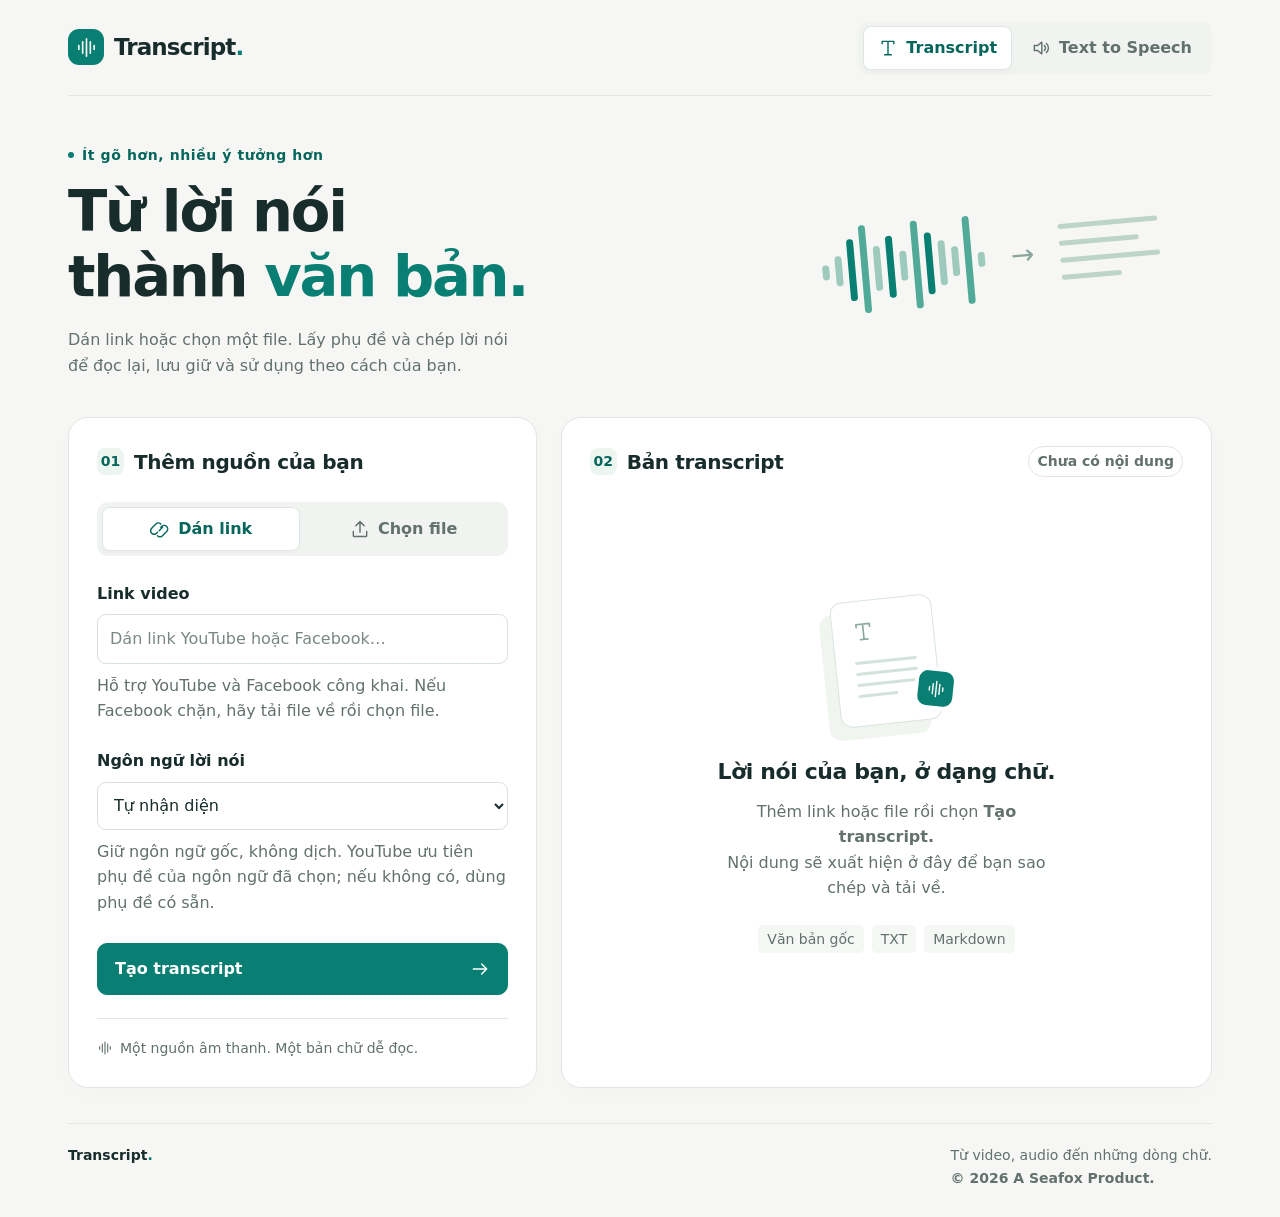
<file: public/index.html>
<!doctype html>
<html lang="vi">
<head>
  <meta charset="utf-8">
  <meta name="viewport" content="width=device-width, initial-scale=1">
  <meta name="theme-color" content="#f6f7f4">
  <title>Transcript — Từ lời nói thành văn bản</title>
  <link rel="icon" type="image/png" sizes="32x32" href="/favicon-32.png">
  <link rel="icon" type="image/x-icon" href="/favicon.ico">
  <link rel="stylesheet" href="styles.css">
</head>
<body>
  <svg class="svg-defs" aria-hidden="true" xmlns="http://www.w3.org/2000/svg"><defs>
    <symbol id="i-wave" viewBox="0 0 24 24"><path d="M4 10v4m4-8v12m4-15v18m4-15v12m4-8v4"/></symbol>
    <symbol id="i-link" viewBox="0 0 24 24"><path d="m10 13 4-4m-6 6-1 1a4 4 0 0 1-6-6l5-5a4 4 0 0 1 6 0m0 4 1-1a4 4 0 0 1 6 6l-5 5a4 4 0 0 1-6 0" transform="translate(1 1)"/></symbol>
    <symbol id="i-upload" viewBox="0 0 24 24"><path d="M12 16V3m-5 5 5-5 5 5M4 15v5a1 1 0 0 0 1 1h14a1 1 0 0 0 1-1v-5"/></symbol>
    <symbol id="i-arrow" viewBox="0 0 24 24"><path d="M4 12h16m-6-6 6 6-6 6"/></symbol>
    <symbol id="i-copy" viewBox="0 0 24 24"><rect x="8" y="8" width="12" height="13" rx="2"/><path d="M15 8V5a2 2 0 0 0-2-2H5a2 2 0 0 0-2 2v8a2 2 0 0 0 2 2h3"/></symbol>
    <symbol id="i-download" viewBox="0 0 24 24"><path d="M12 3v13m-5-5 5 5 5-5M4 17v4h16v-4"/></symbol>
    <symbol id="i-text" viewBox="0 0 24 24"><path d="M5 4h14M12 4v16m-4 0h8M5 4v3m14-3v3"/></symbol>
    <symbol id="i-speaker" viewBox="0 0 24 24"><path d="M4 9v6h4l5 4V5L8 9H4Zm12 0a4 4 0 0 1 0 6m2.5-8.5a7.5 7.5 0 0 1 0 11"/></symbol>
    <symbol id="i-play" viewBox="0 0 24 24"><path d="M7 4.5v15l12-7.5-12-7.5Z"/></symbol>
    <symbol id="i-pause" viewBox="0 0 24 24"><path d="M8 5v14m8-14v14"/></symbol>
    <symbol id="i-prev" viewBox="0 0 24 24"><path d="M6 5v14m13-13-9 6 9 6V6Z"/></symbol>
    <symbol id="i-next" viewBox="0 0 24 24"><path d="M18 5v14M5 6l9 6-9 6V6Z"/></symbol>
  </defs></svg>
  <div class="page-shell">
    <header class="site-header">
      <a class="brand" href="./" aria-label="Transcript — Trang chủ"><span class="brand-mark"><svg class="icon" aria-hidden="true"><use href="#i-wave"/></svg></span>Transcript<span class="brand-dot">.</span></a>
      <nav class="mode-switch" aria-label="Chọn công cụ">
        <a id="mode-transcript" href="#transcript" aria-current="page"><svg class="icon" aria-hidden="true"><use href="#i-text"/></svg>Transcript</a>
        <a id="mode-tts" href="#tts"><svg class="icon" aria-hidden="true"><use href="#i-speaker"/></svg>Text to Speech</a>
      </nav>
    </header>
    <main id="view-transcript">
      <section class="intro" aria-labelledby="page-title">
        <p class="eyebrow"><span></span> Ít gõ hơn, nhiều ý tưởng hơn</p>
        <h1 id="page-title">Từ lời nói<br> thành <span>văn bản.</span></h1>
        <p class="intro-description">Dán link hoặc chọn một file. Lấy phụ đề và chép lời nói<br class="desktop-break"> để đọc lại, lưu giữ và sử dụng theo cách của bạn.</p>
        <div class="intro-art" aria-hidden="true"><div class="wave-bars"><i></i><i></i><i></i><i></i><i></i><i></i><i></i><i></i><i></i><i></i><i></i><i></i><i></i></div><span class="art-arrow">→</span><div class="text-lines"><i></i><i></i><i></i><i></i></div></div>
      </section>
      <div class="workspace">
        <section class="panel source-panel" aria-labelledby="source-heading">
          <div class="panel-heading"><span class="step">01</span><h2 id="source-heading">Thêm nguồn của bạn</h2></div>
          <div class="source-switch" role="group" aria-label="Chọn nguồn">
            <button id="source-link" type="button" aria-pressed="true" aria-controls="link-fields"><svg class="icon" aria-hidden="true"><use href="#i-link"/></svg>Dán link</button>
            <button id="source-file" type="button" aria-pressed="false" aria-controls="file-fields"><svg class="icon" aria-hidden="true"><use href="#i-upload"/></svg>Chọn file</button>
          </div>
          <div id="link-fields" class="source-fields">
            <label for="url">Link video</label>
            <input id="url" type="url" inputmode="url" placeholder="Dán link YouTube hoặc Facebook…" aria-describedby="url-hint" autocomplete="off" spellcheck="false">
            <p id="url-hint" class="hint">Hỗ trợ YouTube và Facebook công khai. Nếu Facebook chặn, hãy tải file về rồi chọn file.</p>
          </div>
          <div id="file-fields" class="source-fields hidden">
            <label for="file">File video hoặc audio</label>
            <div class="file-picker"><svg class="icon upload-icon" aria-hidden="true"><use href="#i-upload"/></svg><span class="file-prompt">Chọn file từ thiết bị</span><span id="file-name" class="hint">Video hoặc audio của bạn</span><input id="file" type="file" accept="audio/*,video/*" aria-describedby="file-name file-hint"></div>
            <p id="file-hint" class="hint">Với TikTok và X.com, tải video về thiết bị rồi chọn file tại đây.</p>
          </div>
          <div class="language-field">
            <label for="lang">Ngôn ngữ lời nói</label>
            <select id="lang" aria-describedby="language-hint"><option value="">Tự nhận diện</option><option value="vi">Tiếng Việt</option><option value="en">Tiếng Anh</option></select>
            <p id="language-hint" class="hint">Giữ ngôn ngữ gốc, không dịch. YouTube ưu tiên phụ đề của ngôn ngữ đã chọn; nếu không có, dùng phụ đề có sẵn.</p>
          </div>
          <div class="run-actions"><button id="run" class="primary" type="button">Tạo transcript<svg class="icon" aria-hidden="true"><use href="#i-arrow"/></svg></button><button id="cancel" class="stop hidden" type="button">Dừng</button></div>
          <p id="status" role="status" aria-live="polite" aria-atomic="true"></p>
          <p class="source-footer"><svg class="icon" aria-hidden="true"><use href="#i-wave"/></svg> Một nguồn âm thanh. Một bản chữ dễ đọc.</p>
        </section>
        <section class="panel result-panel" aria-labelledby="result-heading">
          <div class="panel-heading result-heading"><span class="step">02</span><h2 id="result-heading">Bản transcript</h2><span id="result-badge" class="badge">Chưa có nội dung</span></div>
          <div id="empty-result" class="empty-result">
            <div class="paper-art" aria-hidden="true"><span class="paper-symbol"><svg class="icon"><use href="#i-text"/></svg></span><i></i><i></i><i></i><i></i><span class="paper-wave"><svg class="icon"><use href="#i-wave"/></svg></span></div>
            <h3>Lời nói của bạn, ở dạng chữ.</h3>
            <p>Thêm link hoặc file rồi chọn <strong>Tạo transcript.</strong><br>Nội dung sẽ xuất hiện ở đây để bạn sao chép và tải về.</p>
            <div class="empty-formats"><span>Văn bản gốc</span><span>TXT</span><span>Markdown</span></div>
          </div>
          <div id="result" class="hidden">
            <div class="result-toolbar" role="group" aria-label="Sao chép và tải transcript"><button id="copy" type="button"><svg class="icon" aria-hidden="true"><use href="#i-copy"/></svg>Sao chép</button><button id="dl-txt" type="button"><svg class="icon" aria-hidden="true"><use href="#i-download"/></svg>.txt</button><button id="dl-md" type="button"><svg class="icon" aria-hidden="true"><use href="#i-download"/></svg>.md</button></div>
            <p id="result-note" class="hint"></p>
            <p id="copy-status" role="status" aria-live="polite"></p>
            <label for="output" class="sr-only">Nội dung transcript</label>
            <textarea id="output" readonly></textarea>
          </div>
        </section>
      </div>
    </main>
    <main id="view-tts" hidden>
      <section class="intro" aria-labelledby="tts-title">
        <p class="eyebrow"><span></span> Nghe sách trên đường đi</p>
        <h1 id="tts-title">Từ văn bản<br> thành <span>giọng nói.</span></h1>
        <p class="intro-description">Chọn file PDF hoặc Word, hoặc dán link Google Drive, OneDrive.<br class="desktop-break"> Nghe ngay trên trình duyệt hoặc tải MP3 về để nghe khi không có mạng.</p>
        <div class="intro-art" aria-hidden="true"><div class="text-lines"><i></i><i></i><i></i><i></i></div><span class="art-arrow">→</span><div class="wave-bars"><i></i><i></i><i></i><i></i><i></i><i></i><i></i><i></i><i></i><i></i><i></i><i></i><i></i></div></div>
      </section>
      <div class="workspace">
        <section class="panel source-panel" aria-labelledby="tts-source-heading">
          <div class="panel-heading"><span class="step">01</span><h2 id="tts-source-heading">Thêm tài liệu</h2></div>
          <div class="source-switch" role="group" aria-label="Chọn nguồn tài liệu">
            <button id="tts-source-file" type="button" aria-pressed="true" aria-controls="tts-file-fields"><svg class="icon" aria-hidden="true"><use href="#i-upload"/></svg>Chọn file</button>
            <button id="tts-source-link" type="button" aria-pressed="false" aria-controls="tts-link-fields"><svg class="icon" aria-hidden="true"><use href="#i-link"/></svg>Dán link</button>
          </div>
          <div id="tts-file-fields" class="source-fields">
            <label for="tts-file">File PDF hoặc Word</label>
            <div class="file-picker"><svg class="icon upload-icon" aria-hidden="true"><use href="#i-upload"/></svg><span class="file-prompt">Chọn file từ thiết bị</span><span id="tts-file-name" class="hint">PDF hoặc .docx, tối đa 50 MB</span><input id="tts-file" type="file" accept=".pdf,.docx,application/pdf,application/vnd.openxmlformats-officedocument.wordprocessingml.document" aria-describedby="tts-file-name tts-file-hint"></div>
            <p id="tts-file-hint" class="hint">File .doc đời cũ hãy lưu lại thành .docx hoặc PDF. PDF dạng ảnh scan không đọc được.</p>
          </div>
          <div id="tts-link-fields" class="source-fields hidden">
            <label for="tts-url">Link tài liệu</label>
            <input id="tts-url" type="url" inputmode="url" placeholder="Dán link Google Drive, OneDrive hoặc link PDF…" aria-describedby="tts-url-hint" autocomplete="off" spellcheck="false">
            <p id="tts-url-hint" class="hint">Link cần bật chia sẻ “Bất kỳ ai có đường liên kết”.</p>
          </div>
          <div class="field-row">
            <div><label for="tts-voice">Giọng đọc</label><select id="tts-voice"><option value="vi-VN-HoaiMyNeural">Hoài My (nữ)</option><option value="vi-VN-NamMinhNeural">Nam Minh (nam)</option><option value="en-US-JennyNeural">Jenny (nữ, tiếng Anh)</option><option value="en-US-GuyNeural">Guy (nam, tiếng Anh)</option></select></div>
            <div><label for="tts-rate">Tốc độ đọc</label><select id="tts-rate"><option value="-20%">Chậm</option><option value="+0%" selected>Bình thường</option><option value="+10%">Nhanh hơn</option><option value="+20%">Nhanh</option><option value="+30%">Rất nhanh</option></select></div>
          </div>
          <fieldset class="output-mode">
            <legend>Cách nghe</legend>
            <label class="choice"><input type="radio" name="tts-mode" value="stream" checked><span><strong>Nghe ngay</strong><span class="hint">Phát từng đoạn khi đang có mạng.</span></span></label>
            <label class="choice"><input type="radio" name="tts-mode" value="mp3"><span><strong>Tải MP3</strong><span class="hint">Tạo file để nghe khi không có mạng.</span></span></label>
          </fieldset>
          <div id="tts-merge-field" class="language-field hidden">
            <label for="tts-merge">File MP3</label>
            <select id="tts-merge"><option value="single_file">Gộp thành 1 file</option><option value="split_files">Chia từng phần khoảng 15–20 phút</option></select>
          </div>
          <div class="run-actions"><button id="tts-run" class="primary" type="button">Xem mục lục<svg class="icon" aria-hidden="true"><use href="#i-arrow"/></svg></button><button id="tts-cancel" class="stop hidden" type="button">Dừng</button></div>
          <p id="tts-status" class="status" role="status" aria-live="polite" aria-atomic="true"></p>
          <p class="source-footer"><svg class="icon" aria-hidden="true"><use href="#i-speaker"/></svg> Giọng Microsoft Azure. Không dịch, đọc đúng nội dung gốc.</p>
        </section>
        <section class="panel result-panel" aria-labelledby="tts-result-heading">
          <div class="panel-heading result-heading"><span class="step">02</span><h2 id="tts-result-heading">Nghe</h2><span id="tts-badge" class="badge">Chưa có tài liệu</span></div>
          <div id="tts-empty" class="empty-result">
            <div class="paper-art" aria-hidden="true"><span class="paper-symbol"><svg class="icon"><use href="#i-text"/></svg></span><i></i><i></i><i></i><i></i><span class="paper-wave"><svg class="icon"><use href="#i-speaker"/></svg></span></div>
            <h3>Tài liệu của bạn, ở dạng giọng nói.</h3>
            <p>Thêm file hoặc link rồi chọn <strong>Xem mục lục.</strong><br>Tài liệu được chia theo chương để bạn chọn phần muốn nghe.</p>
            <div class="empty-formats"><span>PDF</span><span>Word</span><span>MP3</span></div>
          </div>
          <div id="tts-sections" class="hidden">
            <p id="tts-doc-title" class="book-title"></p>
            <p id="tts-doc-note" class="hint"></p>
            <div class="section-tools"><button id="tts-select-all" type="button">Chọn tất cả</button><button id="tts-select-none" type="button">Bỏ chọn</button></div>
            <ol id="tts-section-list" class="section-list"></ol>
            <p id="tts-selection" class="selection-summary" aria-live="polite"></p>
            <div class="run-actions"><button id="tts-run-selected" class="primary" type="button">Bắt đầu đọc<svg class="icon" aria-hidden="true"><use href="#i-arrow"/></svg></button></div>
          </div>
          <div id="tts-player" class="hidden">
            <button class="back-link" type="button" data-back>← Chọn phần khác</button>
            <p id="tts-book" class="book-title"></p>
            <div class="player-bar">
              <div id="tts-progress" class="progress" role="slider" tabindex="0" aria-label="Vị trí trong đoạn" aria-valuemin="0" aria-valuemax="100" aria-valuenow="0"><i id="tts-progress-fill"></i></div>
              <div class="player-times"><span id="tts-time">00:00</span><span id="tts-duration">00:00</span></div>
              <div class="player-controls">
                <button id="tts-prev" type="button" aria-label="Đoạn trước"><svg class="icon" aria-hidden="true"><use href="#i-prev"/></svg></button>
                <button id="tts-play" class="play" type="button" aria-label="Phát"><svg class="icon" aria-hidden="true"><use id="tts-play-icon" href="#i-play"/></svg></button>
                <button id="tts-next" type="button" aria-label="Đoạn tiếp"><svg class="icon" aria-hidden="true"><use href="#i-next"/></svg></button>
                <label class="speed"><span class="sr-only">Tốc độ phát</span><select id="tts-speed"><option value="0.8">0.8×</option><option value="1" selected>1×</option><option value="1.2">1.2×</option><option value="1.5">1.5×</option><option value="2">2×</option></select></label>
              </div>
            </div>
            <p id="tts-now" class="now-label"></p>
            <div id="tts-text" class="reading-text" tabindex="0" aria-label="Nội dung đoạn đang đọc"></div>
            <details class="chunk-list"><summary>Danh sách đoạn</summary><ol id="tts-chunks"></ol></details>
          </div>
          <div id="tts-files" class="hidden">
            <button class="back-link" type="button" data-back>← Chọn phần khác</button>
            <p id="tts-files-note" class="hint"></p>
            <ul id="tts-file-list" class="file-list"></ul>
          </div>
        </section>
      </div>
    </main>
    <footer class="site-footer"><span>Transcript<span class="brand-dot">.</span></span><p>Từ video, audio đến những dòng chữ.<br><strong>© 2026 A Seafox Product.</strong></p></footer>
  </div>
  <script src="app.js"></script>
  <script type="module" src="tts.js"></script>
</body>
</html>
</file>
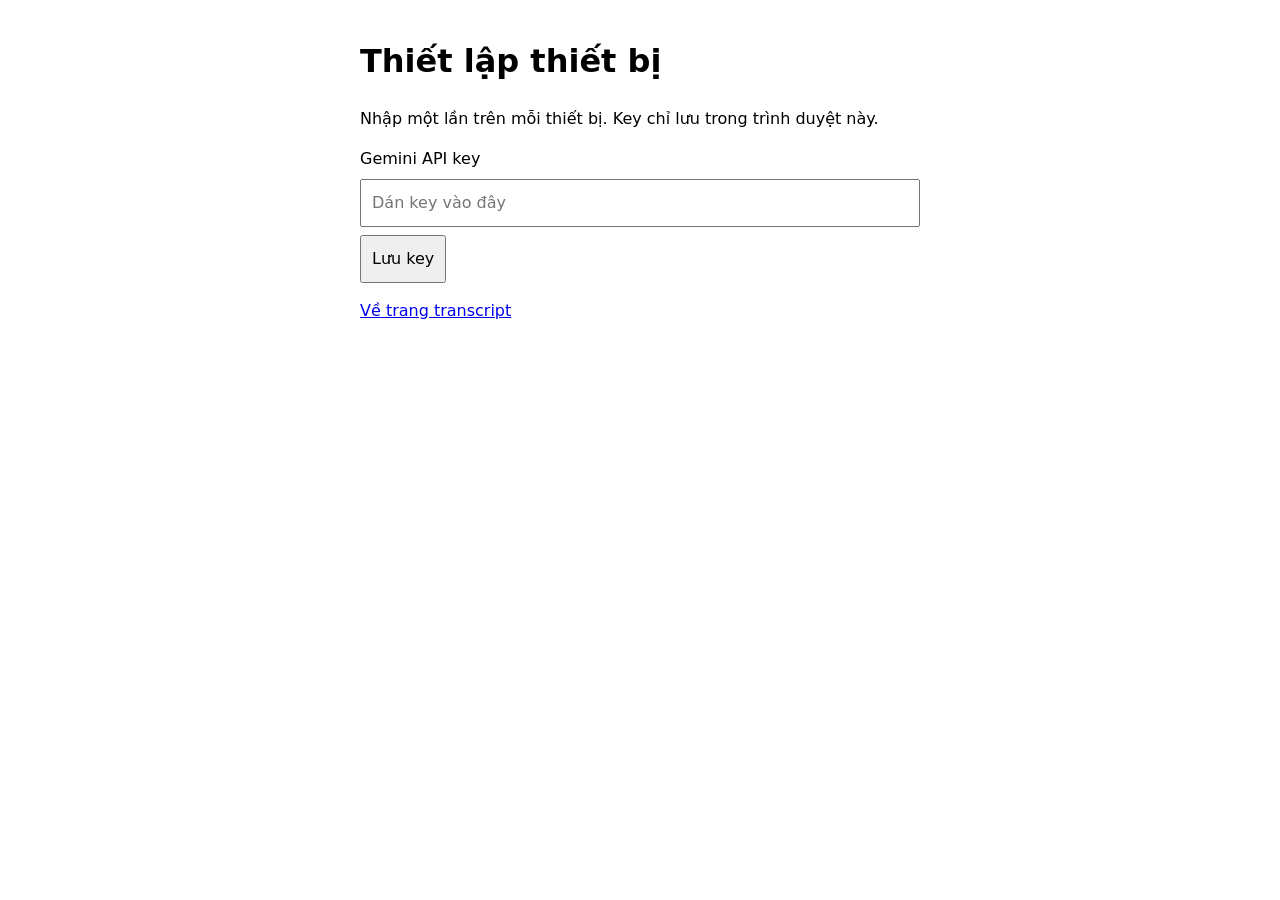
<file: public/key.html>
<!doctype html>
<html lang="vi">
<head>
  <meta charset="utf-8">
  <meta name="viewport" content="width=device-width, initial-scale=1">
  <meta name="robots" content="noindex,nofollow,noarchive">
  <meta name="referrer" content="no-referrer">
  <title>Thiết lập thiết bị</title>
  <link rel="icon" type="image/png" sizes="32x32" href="/favicon-32.png">
  <link rel="icon" type="image/x-icon" href="/favicon.ico">
  <style>
    body { font: 16px/1.5 system-ui,sans-serif; max-width: 560px; margin: 0 auto; padding: 16px; }
    input,button { font: inherit; box-sizing: border-box; padding: 10px; }
    input { width: 100%; margin: 8px 0; }
    button { min-height: 44px; }
    [hidden] { display: none; }
  </style>
</head>
<body>
<main>
  <h1>Thiết lập thiết bị</h1>
  <form id="key-form">
    <p>Nhập một lần trên mỗi thiết bị. Key chỉ lưu trong trình duyệt này.</p>
    <label for="key">Gemini API key</label>
    <input id="key" type="password" autocomplete="off" required placeholder="Dán key vào đây">
    <button type="submit">Lưu key</button>
  </form>
  <p id="message" role="status"></p>
  <button id="edit" type="button" hidden>Đổi key</button>
  <p><a href="/">Về trang transcript</a></p>
</main>
<script src="device-settings.js"></script>
</body>
</html>
</file>
<file: public/styles.css>
:root { color-scheme: light; --bg: #f6f7f4; --paper: #fff; --ink: #172c2b; --muted: #62716e; --line: #e0e7e2; --accent: #087f72; --accent-dark: #06665c; --soft: #edf5f1; font: 100%/1.6 system-ui, -apple-system, BlinkMacSystemFont, "Segoe UI", sans-serif; color: var(--ink); background: var(--bg); }
* { box-sizing: border-box; }
body { margin: 0; }
button, input, select, textarea { font: inherit; }
button, input, select, textarea, a { -webkit-tap-highlight-color: transparent; }
button { min-height: 44px; cursor: pointer; }
button:disabled { opacity: .55; cursor: wait; }
:focus-visible { outline: 3px solid var(--accent); outline-offset: 4px; }
.hidden, .svg-defs { display: none !important; }
.sr-only { position: absolute; width: 1px; height: 1px; padding: 0; margin: -1px; overflow: hidden; clip-path: inset(50%); white-space: nowrap; }
.icon { width: 20px; height: 20px; fill: none; stroke: currentColor; stroke-width: 1.7; stroke-linecap: round; stroke-linejoin: round; flex-shrink: 0; }
.page-shell { max-width: 1224px; padding: 0 40px; margin: 0 auto; }
.site-header { height: 96px; display: flex; align-items: center; justify-content: space-between; border-bottom: 1px solid var(--line); gap: 20px; }
.brand { display: inline-flex; align-items: center; color: var(--ink); text-decoration: none; font-size: 23px; font-weight: 750; letter-spacing: -.9px; }
.brand-mark { display: grid; place-items: center; width: 36px; height: 36px; background: var(--accent); color: white; border-radius: 11px; margin-right: 10px; }
.brand-mark .icon { width: 23px; height: 23px; }
.brand-dot { color: var(--accent); }
.header-note { font-size: .875rem; color: var(--muted); }
.intro { position: relative; padding: 48px 0 38px; }
.eyebrow { display: flex; align-items: center; gap: 8px; margin: 0 0 14px; font-size: .875rem; font-weight: 650; letter-spacing: .6px; color: var(--accent-dark); }
.eyebrow > span { width: 6px; height: 6px; border-radius: 50%; background: var(--accent); }
h1 { font-size: clamp(36px, 4.5vw, 58px); line-height: 1.12; font-weight: 720; letter-spacing: -2.2px; margin: 0 0 18px; }
h1 span { color: var(--accent); }
.intro-description { color: var(--muted); margin: 0; font-size: 1rem; }
.intro-art { display: flex; position: absolute; right: 52px; top: 112px; align-items: center; gap: 26px; transform: rotate(-5deg); }
.wave-bars { display: flex; align-items: center; gap: 6px; height: 100px; }
.wave-bars i { width: 7px; height: 30px; background: #9ecabe; border-radius: 6px; }
.wave-bars i:nth-child(3n) { height: 62px; background: var(--accent); }
.wave-bars i:nth-child(4n) { height: 88px; background: #51aa98; }
.wave-bars i:nth-child(5n) { height: 45px; }
.wave-bars i:first-child, .wave-bars i:last-child { height: 15px; }
.art-arrow { color: #8ba69c; font-size: 28px; }
.text-lines { width: 100px; display: grid; gap: 12px; }
.text-lines i { height: 5px; border-radius: 4px; background: #bdd4cb; }
.text-lines i:nth-child(2) { width: 80%; }
.text-lines i:nth-child(4) { width: 60%; }
.workspace { display: grid; grid-template-columns: minmax(0, .9fr) minmax(0, 1.25fr); gap: 24px; align-items: stretch; }
.panel { min-width: 0; background: var(--paper); border: 1px solid var(--line); border-radius: 20px; box-shadow: 0 6px 24px #17352a04; }
.source-panel { padding: 28px; }
.panel-heading { display: flex; align-items: center; gap: 10px; margin-bottom: 24px; }
.step { display: grid; place-items: center; width: 1.6875rem; height: 1.6875rem; flex-shrink: 0; background: var(--soft); color: var(--accent-dark); border-radius: 8px; font-size: .875rem; font-weight: 700; }
h2 { margin: 0; font-size: 1.25rem; font-weight: 680; letter-spacing: -.35px; }
.source-switch { display: grid; grid-template-columns: 1fr 1fr; gap: 4px; background: #f0f3f0; border-radius: 11px; padding: 5px; margin-bottom: 25px; }
.source-switch button { display: flex; align-items: center; justify-content: center; gap: 8px; padding: 8px; border: 1px solid transparent; border-radius: 8px; background: transparent; color: var(--muted); font-size: 1rem; font-weight: 600; }
.source-switch button[aria-pressed="true"] { background: white; border-color: var(--line); box-shadow: 0 2px 4px #17352a07; color: var(--accent-dark); }
label { display: block; font-size: 1rem; font-weight: 650; margin-bottom: 8px; }
input[type="url"], select { width: 100%; min-height: 48px; border: 1px solid #d7e1db; border-radius: 9px; background: #fff; color: var(--ink); padding: 11px 12px; }
input::placeholder { color: #7a8882; font-size: 1rem; }
.hint { color: var(--muted); font-size: 1rem; line-height: 1.6; margin: 9px 0 0; overflow-wrap: anywhere; white-space: pre-wrap; }
.language-field { margin-top: 24px; }
.file-picker { position: relative; display: flex; flex-direction: column; align-items: center; justify-content: center; padding: 22px 14px; border: 1px dashed #9cbeb0; border-radius: 11px; background: #f8fbf9; text-align: center; }
.file-picker:focus-within { outline: 3px solid var(--accent); outline-offset: 3px; }
.file-picker:has(input:disabled) { opacity: .55; }
.upload-icon { width: 26px; height: 26px; color: var(--accent); margin-bottom: 10px; }
.file-prompt { font-size: 1rem; font-weight: 600; }
#file-name { max-width: 100%; }
input[type="file"] { position: absolute; inset: 0; width: 100%; height: 100%; opacity: 0; cursor: pointer; }
.run-actions { display: flex; flex-wrap: wrap; gap: 10px; margin-top: 28px; }
.primary { display: flex; align-items: center; justify-content: space-between; gap: 12px; flex: 1; border: 1px solid var(--accent); border-radius: 10px; background: var(--accent); color: white; padding: 12px 17px; font-weight: 600; }
.primary:hover:not(:disabled) { background: var(--accent-dark); }
.stop { border: 1px solid #e6c9c5; background: #fff5f3; color: #9e3d31; border-radius: 10px; padding: 10px 16px; }
#status, .status { color: var(--accent-dark); font-size: 1rem; white-space: pre-wrap; overflow-wrap: anywhere; margin: 14px 0 0; }
#status:empty, .status:empty { display: none; }
#status[data-state="error"], .status[data-state="error"] { color: #a1392e; }
#status[data-state="busy"]::before, .status[data-state="busy"]::before { content: ""; display: inline-block; width: 10px; height: 10px; margin-right: 8px; border: 2px solid #b8d8ce; border-top-color: var(--accent); border-radius: 50%; animation: spin 1s linear infinite; }
.source-footer { display: flex; align-items: center; gap: 7px; color: var(--muted); font-size: .875rem; margin: 23px 0 0; padding-top: 18px; border-top: 1px solid var(--line); }
.source-footer .icon { width: 16px; height: 16px; }
.result-panel { padding: 28px; display: flex; flex-direction: column; }
.result-heading { flex-wrap: wrap; row-gap: 10px; }
.badge { font-size: .875rem; font-weight: 550; color: var(--muted); border: 1px solid var(--line); padding: 3px 8px; border-radius: 20px; margin-left: auto; }
.badge[data-state="complete"] { background: var(--soft); color: var(--accent-dark); border-color: #c9e1d6; }
.empty-result { flex: 1; display: flex; flex-direction: column; align-items: center; justify-content: center; text-align: center; padding: 28px 0 42px; min-height: 380px; }
.paper-art { width: 102px; height: 126px; position: relative; padding: 19px; background: #fff; border: 1px solid #d9e5dd; border-radius: 12px; box-shadow: -12px 12px 0 #f0f5ef; margin: 5px 0 30px; transform: rotate(-6deg); }
.paper-symbol { display: block; color: #8aa99a; margin-bottom: 10px; text-align: left; }
.paper-symbol .icon { width: 23px; height: 23px; }
.paper-art > i { display: block; height: 3px; margin-top: 8px; background: #d4e3da; border-radius: 3px; }
.paper-art > i:last-of-type { width: 65%; }
.paper-wave { display: grid; place-items: center; position: absolute; right: -18px; bottom: 8px; width: 43px; height: 43px; background: var(--accent); color: white; border: 4px solid white; border-radius: 13px; transform: rotate(12deg); }
.empty-result h3 { font-size: 1.375rem; font-weight: 650; letter-spacing: -.4px; margin: 0 0 9px; }
.empty-result p { font-size: 1rem; color: var(--muted); margin: 0; max-width: 340px; }
.empty-result strong { font-weight: 600; }
.empty-formats { display: flex; flex-wrap: wrap; justify-content: center; gap: 8px; margin-top: 24px; }
.empty-formats span { font-size: .875rem; color: var(--muted); background: #f5f7f4; padding: 3px 9px; border-radius: 5px; }
#result { display: flex; flex: 1; flex-direction: column; min-width: 0; }
.result-toolbar { display: flex; gap: 8px; flex-wrap: wrap; padding-bottom: 17px; border-bottom: 1px solid var(--line); }
.result-toolbar button { display: inline-flex; align-items: center; justify-content: center; gap: 6px; border: 1px solid var(--line); background: white; padding: 7px 11px; border-radius: 8px; font-size: 1rem; color: var(--ink); }
.result-toolbar button:hover { background: var(--soft); border-color: #a6c6b8; }
.result-toolbar .icon { width: 15px; height: 15px; }
#copy-status { margin: 8px 0 0; font-size: 1rem; color: var(--accent-dark); overflow-wrap: anywhere; }
#copy-status:empty { display: none; }
#output { width: 100%; flex: 1; min-height: 360px; resize: vertical; border: 0; border-radius: 6px; background: transparent; color: var(--ink); padding: 16px 0 0; font-size: 1.125rem; line-height: 1.7; }
.site-footer { display: flex; justify-content: space-between; gap: 15px; margin-top: 35px; padding: 20px 0 28px; border-top: 1px solid var(--line); color: var(--muted); font-size: .875rem; }
.site-footer > span { color: var(--ink); font-weight: 700; }
.site-footer p { margin: 0; }
/* Chuyển công cụ Transcript / Text to Speech */
.mode-switch { display: flex; gap: 4px; background: #f0f3f0; border-radius: 11px; padding: 5px; }
.mode-switch a { display: inline-flex; align-items: center; justify-content: center; gap: 8px; min-height: 44px; padding: 8px 14px; border: 1px solid transparent; border-radius: 8px; color: var(--muted); font-weight: 600; text-decoration: none; white-space: nowrap; }
.mode-switch a[aria-current="page"] { background: white; border-color: var(--line); box-shadow: 0 2px 4px #17352a07; color: var(--accent-dark); }
.mode-switch a:hover:not([aria-current]) { color: var(--ink); }
/* Text to Speech */
.field-row { display: grid; grid-template-columns: 1fr 1fr; gap: 14px; margin-top: 24px; }
.output-mode { border: 0; padding: 0; margin: 24px 0 0; min-width: 0; }
.output-mode legend { font-weight: 650; padding: 0; margin-bottom: 8px; }
.choice { display: flex; gap: 10px; align-items: flex-start; font-weight: 400; margin: 0 0 8px; padding: 12px; border: 1px solid #d7e1db; border-radius: 9px; cursor: pointer; }
.choice:has(input:checked) { border-color: var(--accent); background: #f8fbf9; }
.choice input { width: 20px; height: 20px; margin: 2px 0 0; accent-color: var(--accent); flex-shrink: 0; }
.choice strong { display: block; font-weight: 600; }
.choice .hint { margin: 2px 0 0; }
.book-title { margin: 0 0 14px; font-weight: 650; font-size: 1.125rem; overflow-wrap: anywhere; }
.player-bar { background: var(--ink); color: white; border-radius: 14px; padding: 16px; }
.progress { position: relative; height: 8px; background: #ffffff2e; border-radius: 6px; cursor: pointer; }
.progress i { position: absolute; inset: 0 auto 0 0; width: 0; background: #6fd0bd; border-radius: 6px; }
.player-times { display: flex; justify-content: space-between; font-size: .875rem; color: #c8d8d2; margin-top: 6px; }
.player-controls { display: flex; align-items: center; gap: 8px; margin-top: 8px; }
.player-controls button { display: grid; place-items: center; width: 48px; height: 48px; border: 0; border-radius: 12px; background: #ffffff14; color: white; }
.player-controls button:hover { background: #ffffff26; }
.player-controls .play { width: 56px; height: 56px; background: var(--accent); }
.player-controls .play:hover { background: #0a9585; }
.player-controls .play .icon { fill: currentColor; }
.player-controls .speed { margin: 0 0 0 auto; }
.player-controls select { width: auto; min-height: 44px; background: #ffffff14; color: white; border-color: #ffffff33; }
.player-controls select option { color: var(--ink); }
.now-label { margin: 16px 0 6px; font-size: .875rem; font-weight: 650; color: var(--accent-dark); }
.reading-text { max-height: 360px; overflow-y: auto; font-size: 1.125rem; line-height: 1.7; white-space: pre-wrap; overflow-wrap: anywhere; }
.chunk-list { margin-top: 16px; border-top: 1px solid var(--line); padding-top: 12px; }
.chunk-list summary { cursor: pointer; font-weight: 600; min-height: 44px; display: flex; align-items: center; }
.chunk-list ol { margin: 8px 0 0; padding-left: 2.2em; max-height: 320px; overflow-y: auto; }
.chunk-list li[data-active] button { color: var(--accent-dark); font-weight: 650; }
.chunk-list button { width: 100%; text-align: left; border: 0; background: none; padding: 8px 0; color: var(--ink); overflow: hidden; display: -webkit-box; -webkit-line-clamp: 2; -webkit-box-orient: vertical; }
.file-list { list-style: none; margin: 12px 0 0; padding: 0; display: grid; gap: 10px; }
.file-list li { display: flex; flex-wrap: wrap; align-items: center; justify-content: space-between; gap: 6px 12px; padding: 12px; border: 1px solid var(--line); border-radius: 10px; }
.file-list a { display: inline-flex; align-items: center; gap: 8px; min-height: 44px; color: var(--accent-dark); font-weight: 600; overflow-wrap: anywhere; }
.file-list .hint { margin: 0; }
/* Text to Speech: danh sách phần (chương/mục) để chọn */
.section-tools { display: flex; gap: 8px; flex-wrap: wrap; margin: 12px 0 8px; }
.section-tools button, .back-link { border: 1px solid var(--line); background: white; color: var(--ink); border-radius: 8px; padding: 7px 12px; }
.section-tools button:hover, .back-link:hover { background: var(--soft); border-color: #a6c6b8; }
.back-link { margin-bottom: 12px; }
.section-list { list-style: none; margin: 0; padding: 0; max-height: 460px; overflow-y: auto; border-top: 1px solid var(--line); }
.section-list li { border-bottom: 1px solid var(--line); }
.section-list label { display: flex; gap: 12px; align-items: flex-start; margin: 0; padding: 12px 4px; font-weight: 400; cursor: pointer; }
.section-list label:has(input:checked) { background: #f8fbf9; }
.section-list input { width: 20px; height: 20px; margin: 3px 0 0; accent-color: var(--accent); flex-shrink: 0; }
.section-list strong { display: block; font-weight: 600; overflow-wrap: anywhere; }
.section-list .hint { margin: 2px 0 0; font-size: .875rem; }
.selection-summary { margin: 12px 0 0; font-weight: 600; color: var(--accent-dark); }
.selection-summary[data-state="warn"] { color: #a1392e; }
@keyframes spin { to { transform: rotate(360deg); } }
@media (max-width: 1000px) {
  .intro-art { right: 20px; transform: rotate(-5deg) scale(.8); transform-origin: right center; }
  .workspace { gap: 18px; grid-template-columns: minmax(0, 1fr) minmax(0, 1.15fr); }
  .source-panel, .result-panel { padding: 22px; }
}
@media (max-width: 760px) {
  .page-shell { padding: 0 20px; }
  .site-header { height: auto; min-height: 76px; flex-wrap: wrap; padding: 14px 0; row-gap: 12px; }
  .mode-switch { width: 100%; }
  .mode-switch a { flex: 1; padding: 8px; }
  .field-row { grid-template-columns: 1fr; }
  .reading-text { max-height: none; }
  .section-list { max-height: none; }
  .intro { padding: 32px 0 28px; }
  h1 { font-size: 44px; }
  .intro-art { display: none; }
  .intro-description { max-width: 420px; }
  .desktop-break { display: none; }
  .workspace { grid-template-columns: minmax(0, 1fr); gap: 18px; }
  .panel { border-radius: 16px; }
  .empty-result { min-height: 320px; padding: 25px 0 30px; }
  .source-footer { margin-top: 19px; }
  #output { min-height: 400px; }
  .site-footer { margin-top: 24px; }
  body.has-result .intro { padding: 24px 0; }
  body.has-result h1 { font-size: 32px; margin-bottom: 0; }
  body.has-result h1 br { display: none; }
  body.has-result .eyebrow, body.has-result .intro-description { display: none; }
}
@media (max-width: 380px) {
  .page-shell { padding: 0 14px; }
  .header-note { display: none; }
  .mode-switch a .icon { display: none; }
  .player-controls { gap: 6px; }
  .source-panel, .result-panel { padding: 19px; }
  h1 { font-size: 39px; }
  .result-heading .badge { margin-left: 37px; }
  .site-footer { flex-wrap: wrap; gap: 4px; }
}
@media (prefers-reduced-motion: reduce) { *, *::before, *::after { animation: none !important; scroll-behavior: auto !important; } }
</file>
